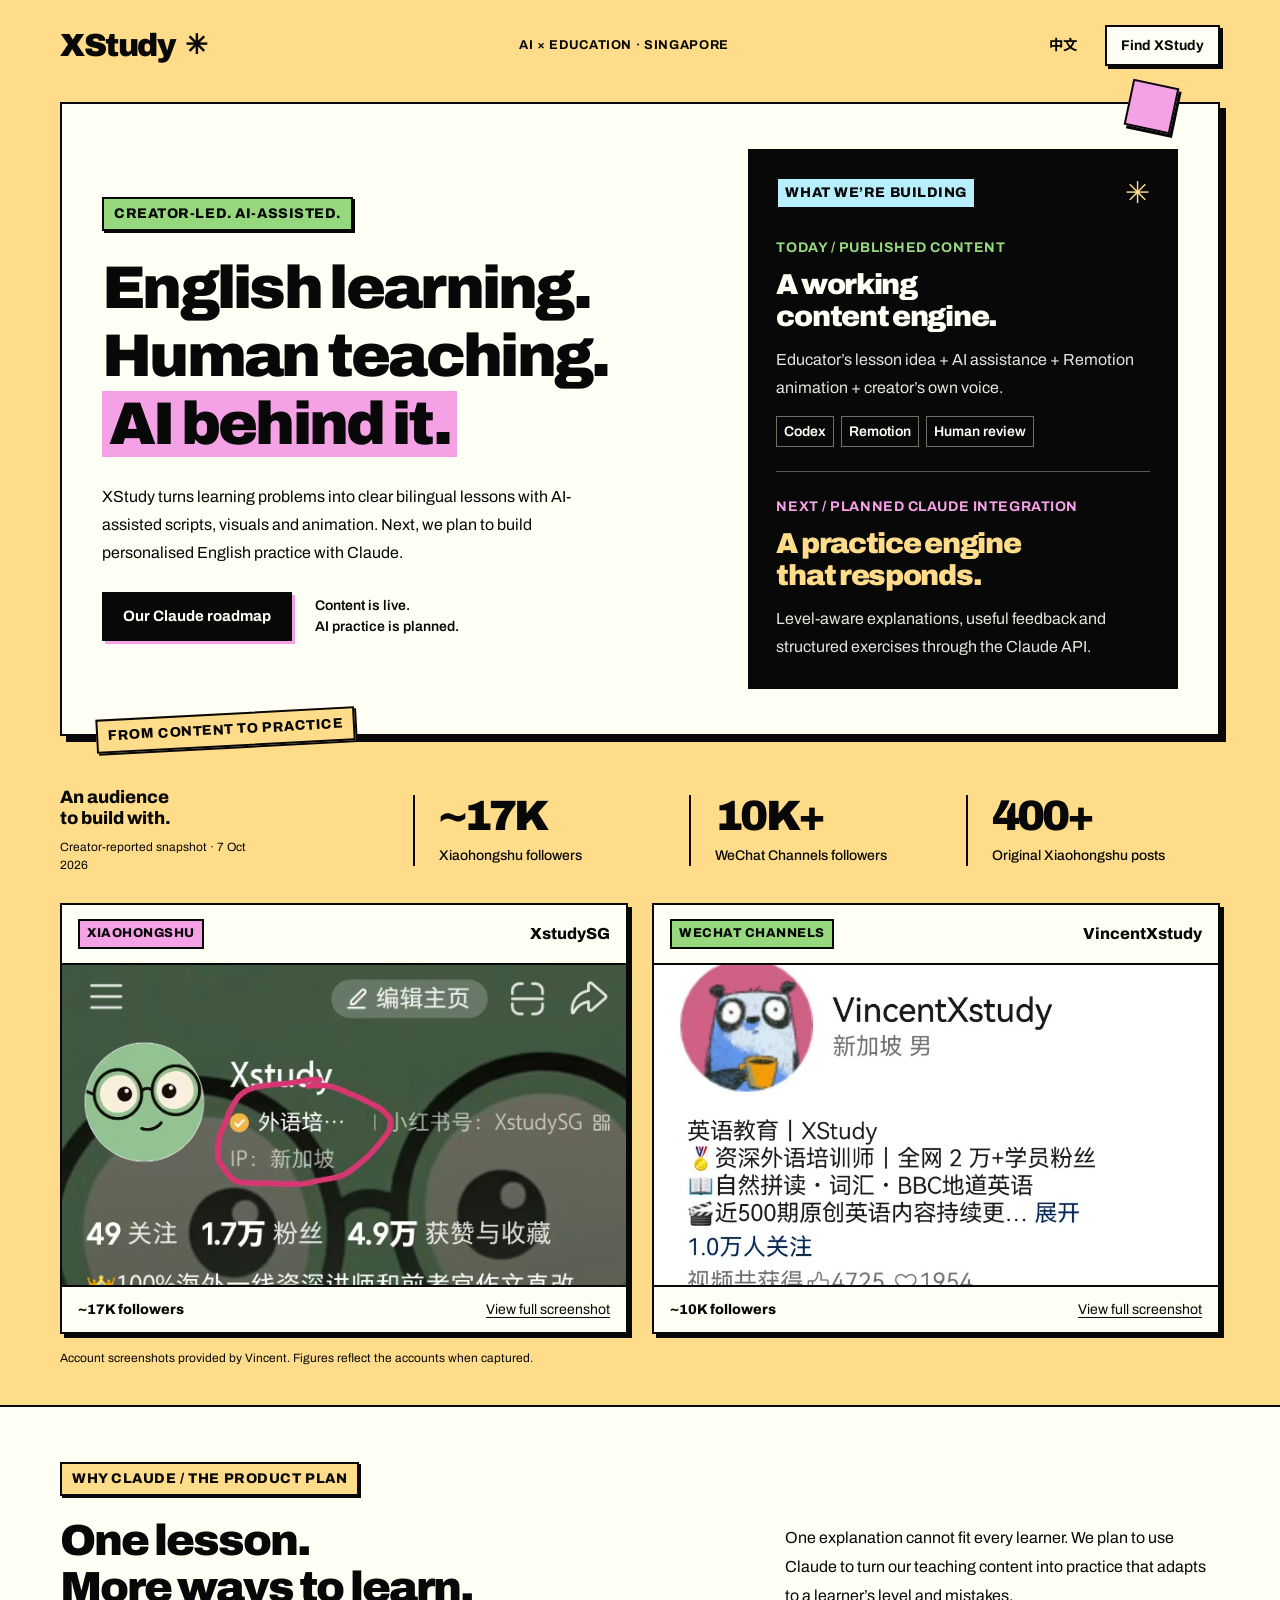
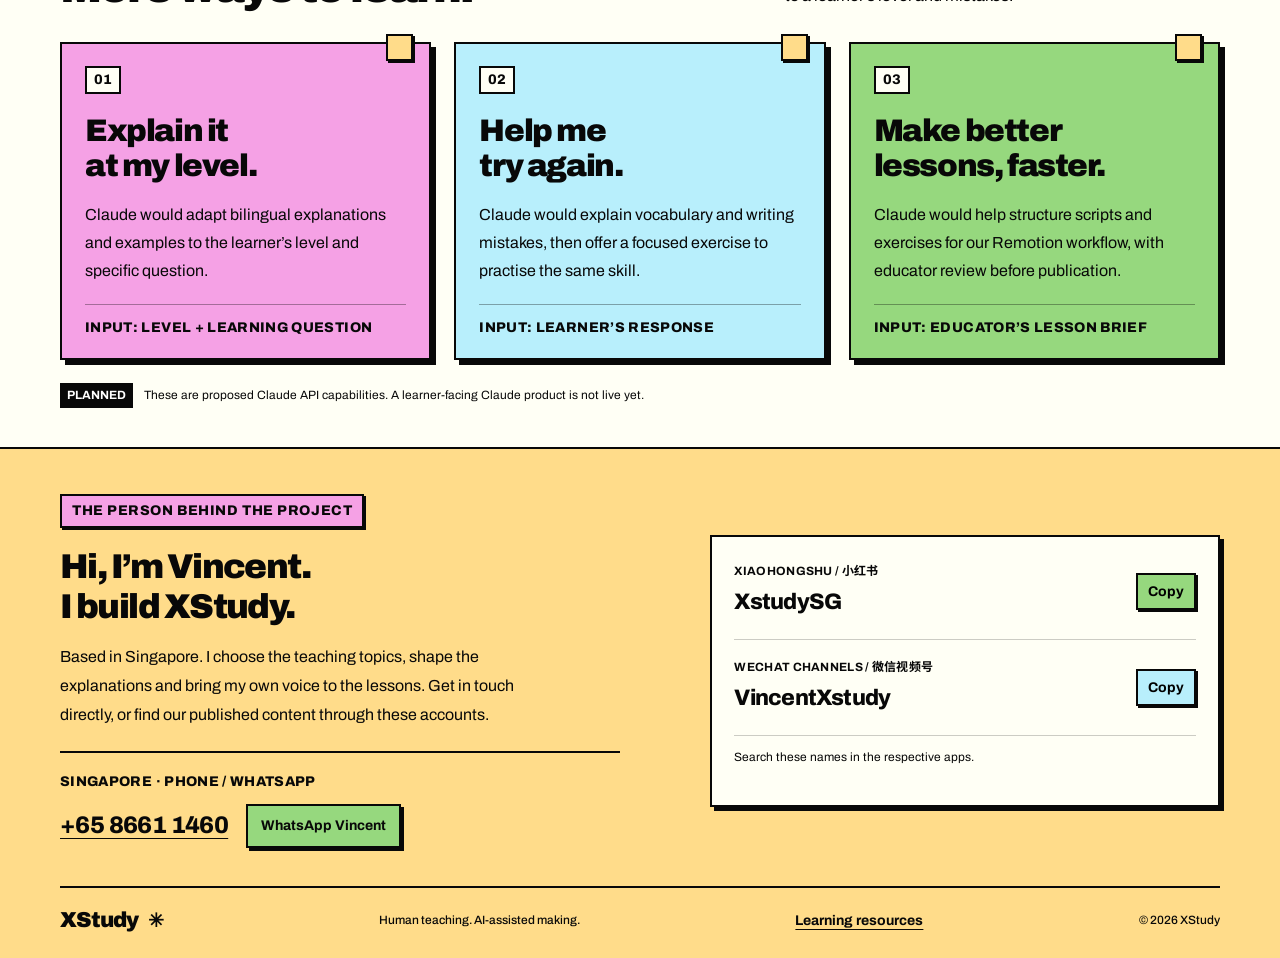
<file: index.html>
<!doctype html>
<html lang="en">
<head>
<meta charset="utf-8"><meta name="viewport" content="width=device-width,initial-scale=1"><meta name="theme-color" content="#ffdc8a">
<title>XStudy — Human teaching. AI-assisted English learning.</title>
<meta name="description" content="XStudy is an educator-led English learning project in Singapore, combining AI-assisted content creation with a planned Claude-powered practice engine.">
<meta property="og:title" content="XStudy — Human teaching. AI-assisted English learning."><meta property="og:description" content="Published English lessons, an established social audience, and a clear roadmap for building personalised practice with Claude."><meta property="og:type" content="website"><link rel="canonical" href="https://xstudy.net/"><meta property="og:url" content="https://xstudy.net/">
<link rel="icon" type="image/svg+xml" href="data:image/svg+xml,%3Csvg xmlns='http://www.w3.org/2000/svg' viewBox='0 0 32 32'%3E%3Crect x='1' y='1' width='30' height='30' fill='%23ffdc8a' stroke='black' stroke-width='2'/%3E%3Cpath d='M9 8l14 16M23 8L9 24' stroke='black' stroke-width='5'/%3E%3C/svg%3E">
<link rel="stylesheet" href="/styles.css?v=20261008"><script src="/app.js?v=20261008" defer></script>
</head>
<body>
<a class="skip" href="#main" data-key="skip">Skip to content</a>
<header class="header wrap">
<a class="brand" href="#" aria-label="XStudy home">XStudy<span class="brand-x" aria-hidden="true">✳</span></a>
<span class="header-label" data-key="headerLabel">AI × EDUCATION · SINGAPORE</span>
<div class="header-actions"><button id="language" type="button" aria-label="Switch to Chinese">中文</button><a class="button small-button" href="#contact" data-key="contactCta">Find XStudy</a></div>
</header>
<main id="main">
<section class="hero wrap" aria-labelledby="hero-title">
<div class="hero-poster">
<span class="corner-sticker" aria-hidden="true"></span>
<div class="hero-copy">
<span class="tag green" data-key="heroTag">CREATOR-LED. AI-ASSISTED.</span>
<h1 id="hero-title"><span data-key="headline1">English learning.</span><br><span data-key="headline2">Human teaching.</span><br><span class="highlight pink" data-key="headline3">AI behind it.</span></h1>
<p class="hero-description" data-key="heroDesc">XStudy turns learning problems into clear bilingual lessons with AI-assisted scripts, visuals and animation. Next, we plan to build personalised English practice with Claude.</p>
<div class="hero-actions"><a class="button black-button" href="#claude" data-key="roadmapCta">Our Claude roadmap</a><span class="stage-note" data-key="heroStage">Content is live.<br>AI practice is planned.</span></div>
</div>
<aside class="build-board" aria-label="Current work and planned product">
<div class="board-label"><span class="tag blue" data-key="boardTag">WHAT WE’RE BUILDING</span><span class="board-symbol" aria-hidden="true">✳</span></div>
<div class="board-today"><span class="board-status" data-key="todayLabel">TODAY / PUBLISHED CONTENT</span><h2 data-key="todayTitle">A working<br>content engine.</h2><p data-key="todayDesc">Educator’s lesson idea + AI assistance + Remotion animation + creator’s own voice.</p><div class="stack"><span>Codex</span><span>Remotion</span><span data-key="stackHuman">Human review</span></div></div>
<div class="board-divider" aria-hidden="true"></div>
<div class="board-next"><span class="board-status" data-key="nextLabel">NEXT / PLANNED CLAUDE INTEGRATION</span><h2 data-key="nextTitle">A practice engine<br>that responds.</h2><p data-key="nextDesc">Level-aware explanations, useful feedback and structured exercises through the Claude API.</p></div>
</aside>
<span class="bottom-sticker tag yellow" data-key="bottomSticker">FROM CONTENT TO PRACTICE</span>
</div>
<div class="traction" aria-label="Audience traction">
<div class="traction-label"><span data-key="tractionLabel">An audience<br>to build with.</span><small data-key="tractionDate">Creator-reported snapshot · 7 Oct 2026</small></div>
<div class="stat"><strong>~17K</strong><span data-key="statRed">Xiaohongshu followers</span></div>
<div class="stat"><strong>10K+</strong><span data-key="statWechat">WeChat Channels followers</span></div>
<div class="stat"><strong>400+</strong><span data-key="statPosts">Original Xiaohongshu posts</span></div>
</div>
<div class="proof-grid" aria-label="XStudy account screenshots">
<a class="proof-card" href="/xiaohongshu-profile.jpg" target="_blank" rel="noopener">
<div class="proof-card-head"><span class="tag pink" data-key="proofRed">XIAOHONGSHU</span><strong>XstudySG</strong></div>
<div class="proof-frame"><img src="/xiaohongshu-profile.jpg" alt="XStudy Xiaohongshu profile screenshot showing 1.7万 followers" width="1244" height="2593" loading="lazy" decoding="async"></div>
<div class="proof-card-foot"><span data-key="proofRedCount">~17K followers</span><span class="proof-open" data-key="viewScreenshot">View full screenshot</span></div>
</a>
<a class="proof-card" href="/wechat-channels-profile.jpg" target="_blank" rel="noopener">
<div class="proof-card-head"><span class="tag green" data-key="proofWechat">WECHAT CHANNELS</span><strong>VincentXstudy</strong></div>
<div class="proof-frame wechat-frame"><img src="/wechat-channels-profile.jpg" alt="VincentXstudy WeChat Channels profile screenshot showing 1.0万人关注" width="1002" height="2048" loading="lazy" decoding="async"></div>
<div class="proof-card-foot"><span data-key="proofWechatCount">~10K followers</span><span class="proof-open" data-key="viewScreenshot">View full screenshot</span></div>
</a>
</div>
<p class="proof-note" data-key="proofNote">Account screenshots provided by Vincent. Figures reflect the accounts when captured.</p>
</section>
<section id="claude" class="roadmap-section" aria-labelledby="roadmap-title">
<div class="wrap">
<div class="section-heading"><div><span class="tag yellow" data-key="roadmapTag">WHY CLAUDE / THE PRODUCT PLAN</span><h2 id="roadmap-title" data-key="roadmapTitle">One lesson.<br>More ways to learn.</h2></div><p data-key="problem">One explanation cannot fit every learner. We plan to use Claude to turn our teaching content into practice that adapts to a learner’s level and mistakes.</p></div>
<div class="roadmap-grid">
<article class="roadmap-card pink"><span class="number">01</span><h3 data-key="feature1Title">Explain it<br>at my level.</h3><p data-key="feature1Desc">Claude would adapt bilingual explanations and examples to the learner’s level and specific question.</p><span class="card-foot" data-key="feature1Foot">INPUT: LEVEL + LEARNING QUESTION</span></article>
<article class="roadmap-card blue"><span class="number">02</span><h3 data-key="feature2Title">Help me<br>try again.</h3><p data-key="feature2Desc">Claude would explain vocabulary and writing mistakes, then offer a focused exercise to practise the same skill.</p><span class="card-foot" data-key="feature2Foot">INPUT: LEARNER’S RESPONSE</span></article>
<article class="roadmap-card green"><span class="number">03</span><h3 data-key="feature3Title">Make better<br>lessons, faster.</h3><p data-key="feature3Desc">Claude would help structure scripts and exercises for our Remotion workflow, with educator review before publication.</p><span class="card-foot" data-key="feature3Foot">INPUT: EDUCATOR’S LESSON BRIEF</span></article>
</div>
<p class="roadmap-note"><span class="note-label" data-key="planStatus">PLANNED</span><span data-key="roadmapNote">These are proposed Claude API capabilities. A learner-facing Claude product is not live yet.</span></p>
</div>
</section>
<section id="contact" class="contact wrap" aria-labelledby="contact-title">
<div class="contact-intro"><span class="tag pink" data-key="contactTag">THE PERSON BEHIND THE PROJECT</span><h2 id="contact-title" data-key="contactTitle">Hi, I’m Vincent.<br>I build XStudy.</h2><p data-key="founderDesc">Based in Singapore. I choose the teaching topics, shape the explanations and bring my own voice to the lessons. Get in touch directly, or find our published content through these accounts.</p><div class="direct-contact"><span class="direct-contact-label" data-key="phoneLabel">SINGAPORE · PHONE / WHATSAPP</span><a class="phone-number" href="tel:+6586611460">+65 8661 1460</a><a class="button whatsapp-button" href="https://wa.me/6586611460" target="_blank" rel="noopener" data-key="whatsappCta">WhatsApp Vincent</a></div></div>
<div class="socials"><div class="social"><div><span class="social-platform" data-key="socialRed">XIAOHONGSHU / 小红书</span><strong>XstudySG</strong></div><button type="button" class="copy-button" data-copy="XstudySG" data-key="copy">Copy</button></div><div class="social"><div><span class="social-platform" data-key="socialWechat">WECHAT CHANNELS / 微信视频号</span><strong>VincentXstudy</strong></div><button type="button" class="copy-button" data-copy="VincentXstudy" data-key="copy">Copy</button></div><p class="social-help" data-key="socialHelp">Search these names in the respective apps.</p><p id="copy-status" aria-live="polite"></p></div>
</section>
</main>
<footer class="footer wrap"><a class="brand" href="#">XStudy<span class="brand-x" aria-hidden="true">✳</span></a><p data-key="footerLine">Human teaching. AI-assisted making.</p><a class="resources-link" href="/resources.html" data-key="resourcesLink">Learning resources</a><span>© 2026 XStudy</span></footer>
</body>
</html>
</file>
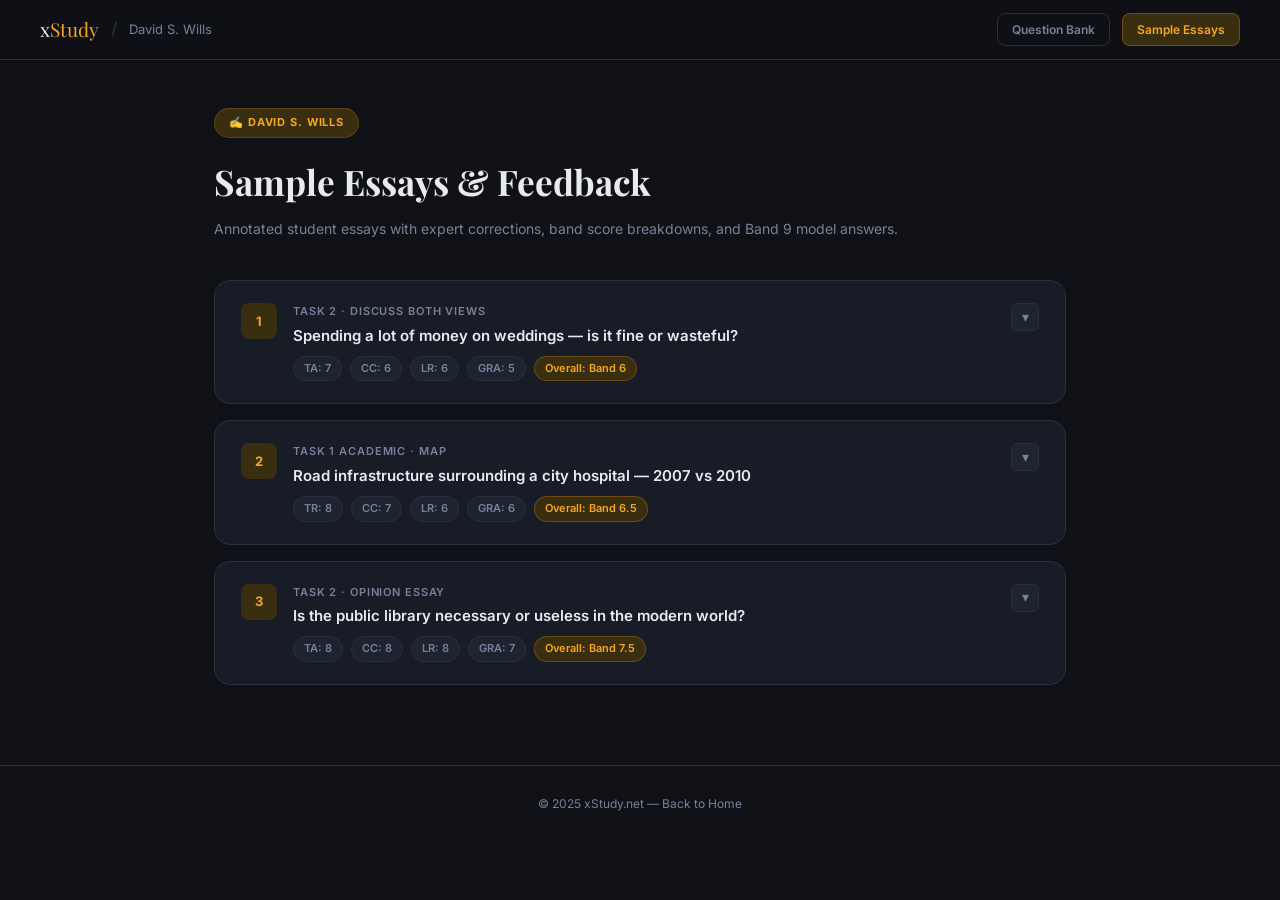
<file: david-samples.html>
<!DOCTYPE html>
<html lang="en">
<head>
<meta charset="UTF-8">
<meta name="viewport" content="width=device-width, initial-scale=1">
<title>David's Sample Essays — xStudy</title>
<link href="https://fonts.googleapis.com/css2?family=Inter:wght@300;400;500;600;700&family=Playfair+Display:wght@700&display=swap" rel="stylesheet">
<style>
*,*::before,*::after{box-sizing:border-box;margin:0;padding:0}
:root{
  --bg:#0f1117;--surface:#181c27;--surface2:#1e2330;--border:#2a2f3d;
  --text:#e8eaf0;--muted:#7a8099;--amber:#f5a623;--amber-dim:#3a2e10;
  --green:#3dba7e;--green-dim:#0d2e1e;--blue:#4a9eff;--red:#ff6b6b;
}
body{font-family:'Inter',sans-serif;background:var(--bg);color:var(--text);min-height:100vh;line-height:1.6}

nav{
  display:flex;align-items:center;gap:12px;
  padding:0 40px;height:60px;
  border-bottom:1px solid var(--border);
  background:rgba(15,17,23,.92);backdrop-filter:blur(12px);
  position:sticky;top:0;z-index:100;
}
.nav-logo{font-family:'Playfair Display',serif;font-size:1.2rem;color:var(--text);text-decoration:none}
.nav-logo span{color:var(--amber)}
.nav-sep{color:var(--border);font-size:18px}
.nav-title{font-size:13px;color:var(--muted)}
.nav-right{margin-left:auto;display:flex;gap:12px}
.nav-btn{
  font-size:12px;font-weight:600;text-decoration:none;
  padding:6px 14px;border-radius:8px;border:1px solid var(--border);
  color:var(--muted);transition:all .15s;
}
.nav-btn:hover{color:var(--text);border-color:rgba(255,255,255,.2)}
.nav-btn.active{background:var(--amber-dim);color:var(--amber);border-color:rgba(245,166,35,.25)}

/* PAGE HEADER */
.page-header{
  max-width:900px;margin:48px auto 40px;padding:0 24px;
}
.teacher-badge{
  display:inline-flex;align-items:center;gap:8px;
  background:var(--amber-dim);color:var(--amber);
  font-size:11px;font-weight:700;letter-spacing:.08em;text-transform:uppercase;
  padding:5px 14px;border-radius:20px;margin-bottom:16px;
  border:1px solid rgba(245,166,35,.2);
}
.page-header h1{
  font-family:'Playfair Display',serif;
  font-size:clamp(1.6rem,3vw,2.2rem);margin-bottom:8px;
}
.page-header p{color:var(--muted);font-size:14px}

/* SAMPLE CARDS */
.samples{max-width:900px;margin:0 auto 80px;padding:0 24px;display:flex;flex-direction:column;gap:16px}

.sample-card{
  background:var(--surface);border:1px solid var(--border);
  border-radius:16px;overflow:hidden;
  transition:border-color .2s;
}
.sample-card:hover{border-color:rgba(255,255,255,.1)}

.sample-header{
  padding:22px 26px;cursor:pointer;
  display:flex;align-items:flex-start;gap:16px;
  user-select:none;
}
.sample-num{
  width:36px;height:36px;border-radius:8px;
  background:var(--amber-dim);color:var(--amber);
  font-size:13px;font-weight:700;
  display:flex;align-items:center;justify-content:center;flex-shrink:0;
}
.sample-meta{flex:1}
.sample-type{font-size:11px;font-weight:600;letter-spacing:.08em;text-transform:uppercase;color:var(--muted);margin-bottom:4px}
.sample-title{font-size:15px;font-weight:600;line-height:1.4;margin-bottom:10px}
.sample-scores{display:flex;gap:8px;flex-wrap:wrap}
.score-pill{
  font-size:11px;font-weight:600;padding:3px 10px;border-radius:20px;
  background:var(--surface2);border:1px solid var(--border);color:var(--muted);
}
.score-pill.total{background:var(--amber-dim);color:var(--amber);border-color:rgba(245,166,35,.25)}
.toggle-btn{
  width:28px;height:28px;border-radius:6px;
  border:1px solid var(--border);background:var(--surface2);
  color:var(--muted);font-size:14px;
  display:flex;align-items:center;justify-content:center;
  flex-shrink:0;transition:all .15s;
}
.sample-card.open .toggle-btn{background:var(--amber-dim);color:var(--amber);border-color:rgba(245,166,35,.3)}

/* EXPANDED CONTENT */
.sample-body{display:none;border-top:1px solid var(--border)}
.sample-card.open .sample-body{display:block}

.tab-nav{
  display:flex;border-bottom:1px solid var(--border);
  padding:0 26px;gap:0;
}
.tab-btn{
  padding:12px 18px;font-size:13px;font-weight:500;color:var(--muted);
  border:none;background:none;cursor:pointer;border-bottom:2px solid transparent;
  transition:color .15s;margin-bottom:-1px;
}
.tab-btn.active{color:var(--amber);border-bottom-color:var(--amber)}
.tab-btn:hover{color:var(--text)}

.tab-panel{display:none;padding:26px}
.tab-panel.active{display:block}

/* QUESTION */
.question-box{
  background:var(--surface2);border:1px solid var(--border);
  border-left:3px solid var(--amber);
  border-radius:8px;padding:16px 20px;margin-bottom:20px;
  font-size:14px;line-height:1.7;color:var(--text);
}
.question-box .q-label{
  font-size:10px;font-weight:700;letter-spacing:.1em;text-transform:uppercase;
  color:var(--amber);margin-bottom:8px;
}

/* ESSAY — student answer with track changes */
.essay-text{
  font-size:14px;line-height:1.9;color:var(--text);
  background:var(--surface2);border:1px solid var(--border);
  border-radius:8px;padding:20px 22px;
  position:relative;
}
.essay-text s{color:var(--red);text-decoration:line-through;opacity:.7}
.essay-text ins{color:var(--green);text-decoration:none;font-weight:500;background:rgba(61,186,126,.08);padding:0 2px;border-radius:2px}
.essay-text mark{background:rgba(74,158,255,.15);color:var(--blue);padding:0 2px;border-radius:2px;border-bottom:1px solid rgba(74,158,255,.4)}

/* COMMENTS */
.comments-list{display:flex;flex-direction:column;gap:10px}
.comment{
  background:var(--surface2);border:1px solid var(--border);
  border-radius:8px;padding:12px 16px;
  display:flex;gap:12px;
}
.comment-num{
  font-size:10px;font-weight:700;color:var(--amber);
  background:var(--amber-dim);border:1px solid rgba(245,166,35,.2);
  padding:2px 7px;border-radius:5px;flex-shrink:0;height:fit-content;margin-top:1px;
  letter-spacing:.05em;
}
.comment-text{font-size:13px;line-height:1.6;color:var(--text)}

/* NOTES */
.notes-section{margin-bottom:24px}
.notes-section h3{
  font-size:12px;font-weight:700;letter-spacing:.08em;text-transform:uppercase;
  color:var(--amber);margin-bottom:10px;padding-bottom:6px;
  border-bottom:1px solid var(--border);
}
.notes-section p{font-size:14px;line-height:1.75;color:var(--text);margin-bottom:8px}
.notes-section ul{padding-left:1.3rem}
.notes-section ul li{font-size:14px;line-height:1.75;color:var(--text);margin-bottom:4px}

/* SCORE TABLE */
.score-table{width:100%;border-collapse:collapse;margin-top:20px;font-size:13px}
.score-table th,.score-table td{padding:10px 14px;text-align:left;border-bottom:1px solid var(--border)}
.score-table th{color:var(--muted);font-weight:600;font-size:11px;text-transform:uppercase;letter-spacing:.06em}
.score-table .total-row td{color:var(--amber);font-weight:700;font-size:15px;border-bottom:none}
.score-bar{height:4px;background:var(--border);border-radius:2px;margin-top:4px;overflow:hidden}
.score-fill{height:100%;background:var(--amber);border-radius:2px}

/* BAND 9 */
.band9-text{
  font-size:14px;line-height:1.9;color:var(--text);
  background:var(--green-dim);border:1px solid rgba(61,186,126,.2);
  border-left:3px solid var(--green);
  border-radius:8px;padding:20px 22px;
}
.band9-label{
  font-size:10px;font-weight:700;letter-spacing:.1em;text-transform:uppercase;
  color:var(--green);margin-bottom:12px;
}

footer{text-align:center;padding:28px;font-size:12px;color:var(--muted);border-top:1px solid var(--border)}
</style>
</head>
<body>

<nav>
  <a class="nav-logo" href="index.html">x<span>Study</span></a>
  <span class="nav-sep">/</span>
  <span class="nav-title">David S. Wills</span>
  <div class="nav-right">
    <a class="nav-btn" href="david-questions.html">Question Bank</a>
    <a class="nav-btn active" href="david-samples.html">Sample Essays</a>
  </div>
</nav>

<div class="page-header">
  <div class="teacher-badge">✍️ David S. Wills</div>
  <h1>Sample Essays & Feedback</h1>
  <p>Annotated student essays with expert corrections, band score breakdowns, and Band 9 model answers.</p>
</div>

<div class="samples">

  <!-- ===== SAMPLE 1 ===== -->
  <div class="sample-card" id="s1">
    <div class="sample-header" onclick="toggleCard('s1')">
      <div class="sample-num">1</div>
      <div class="sample-meta">
        <div class="sample-type">Task 2 · Discuss Both Views</div>
        <div class="sample-title">Spending a lot of money on weddings — is it fine or wasteful?</div>
        <div class="sample-scores">
          <span class="score-pill">TA: 7</span>
          <span class="score-pill">CC: 6</span>
          <span class="score-pill">LR: 6</span>
          <span class="score-pill">GRA: 5</span>
          <span class="score-pill total">Overall: Band 6</span>
        </div>
      </div>
      <div class="toggle-btn">▾</div>
    </div>

    <div class="sample-body">
      <div class="tab-nav">
        <button class="tab-btn active" onclick="switchTab('s1','annotated')">Annotated Essay</button>
        <button class="tab-btn" onclick="switchTab('s1','notes')">Teacher Notes</button>
        <button class="tab-btn" onclick="switchTab('s1','band9')">Band 9 Answer</button>
      </div>

      <!-- ANNOTATED -->
      <div class="tab-panel active" id="s1-annotated">
        <div class="question-box">
          <div class="q-label">Question</div>
          Many people believe that spending a lot of money on weddings is fine, while others completely disagree. Discuss both views and give your own opinion and examples.
        </div>
        <div class="essay-text">
          <p><ins>A wedding</ins> is an important event in a person's life. <ins>Weddings</ins> <s>It</s> can be a great way to spend time with <s>the nearest one</s> friends and family. <s>Everyone</s> <mark>Most people</mark> <ins>want</ins> <s>wants</s> to make it memorable. Some people want to spend a lot of money on a wedding while others think it is unnecessary.</p>
          <br>
          <p>In some countries, weddings <ins>are</ins> <s>is</s> not planned and created by the couples, but <ins>instead</ins> <s>it is</s> planned and created by their parents. <s>They</s> <ins>Parents</ins> have dreamed of their daughter's or son's weddings to be fancy and luxurious. It is because the parents want to impress everyone, especially their colleagues. When it comes <ins>to</ins> <s>in to</s> making impressions, <ins>families</ins> <s>family families</s> will try to <ins>maintain</ins> <s>put</s> their pride with luxurious decorations, a fancy place, <ins>or</ins> <s>and or</s> a famous performer like a singer, artist, or traditional dancer.</p>
          <br>
          <p>On the other hand, couples that do not want to spend a lot of money have different perspectives about <ins>weddings</ins>. Marriage is <ins>the beginning</ins> <s>to begin</s> of a legal relationship with someone, while a wedding is just sharing the happiness with others. Some of them think that there are ways of spending the money <ins>instead</ins> <s>instead for</s> <s>the wedding,</s> <ins>but</ins> <s>while but</s> the couple can still feel enjoyment in the wedding. For example, having dinner together with <ins>family</ins> <s>families</s> and friends<s>., besides Besides</s><ins>. Besides</ins>, it can save a lot of money<s>, it</s> <ins>and</ins> can help you increase your intimate relationships with <ins>your</ins> <s>the your</s> closest family and friends.</p>
          <br>
          <p>So, it is okay if the couples want to choose about how to plan the wedding. Whether with <ins>a</ins> <s>the a</s> <ins>luxurious</ins> <s>luxuries</s> one or <ins>a</ins> <s>the a</s> private one, it depends on the financial status that the couples <ins>possess</ins> <s>possesses</s>. But it is better if the couples can save their money for life after marriage, <ins>so that</ins> <s>for example</s> they can <ins>buy</ins> <s>buying</s> a house to stay <s>or afford their daily needs</s>.</p>
        </div>

        <div style="margin-top:20px">
          <div style="font-size:11px;font-weight:700;letter-spacing:.08em;text-transform:uppercase;color:var(--muted);margin-bottom:12px">Teacher Comments</div>
          <div class="comments-list">
            <div class="comment"><span class="comment-num">DW1</span><span class="comment-text">Because I made the original change, this was removed to avoid repetition.</span></div>
            <div class="comment"><span class="comment-num">DW2</span><span class="comment-text">Try to avoid such certain language like "everyone" — it shows too much certainty.</span></div>
            <div class="comment"><span class="comment-num">DW7</span><span class="comment-text">This phrase is always "When it comes to…" not "in to."</span></div>
            <div class="comment"><span class="comment-num">DW8</span><span class="comment-text">This is another instance of the same mistake. It should be "a family" or "families."</span></div>
            <div class="comment"><span class="comment-num">DW11</span><span class="comment-text">"Besides" is a conjunctive adverb and should be used accordingly — not after a comma.</span></div>
            <div class="comment"><span class="comment-num">DW12</span><span class="comment-text">Comma splice. Two independent clauses cannot be joined by a comma alone.</span></div>
            <div class="comment"><span class="comment-num">DW14</span><span class="comment-text">"Luxuries" is the plural of the noun "luxury." You need the adjective "luxurious."</span></div>
          </div>
        </div>
      </div>

      <!-- NOTES -->
      <div class="tab-panel" id="s1-notes">
        <div class="notes-section">
          <h3>Task Achievement</h3>
          <p>You used the word "everyone", which is best avoided in IELTS because it shows too much certainty. In life, things are rarely "always" or "never", as there are often exceptions to a rule. Therefore, in most cases you should avoid these words, as well as words like "everyone". In the Task Achievement section of the marking rubric, there is a note about "overgeneralising", and an examiner would not be able to give you more than a band 7 for TA if you did this.</p>
        </div>
        <div class="notes-section">
          <h3>Coherence and Cohesion</h3>
          <p>There are some problems with how you link clauses and sentences. You do not seem fully aware of how to link these and you use commas too often. You need to be familiar with coordinating conjunctions, conjunctive adverbs, and subordinating conjunctions. They each have different rules of use.</p>
        </div>
        <div class="notes-section">
          <h3>Lexical Resource</h3>
          <p>You will see that I have removed some repetitions in your text. It is fine to repeat things a little but you should not do it too much. If you can successfully employ referencing to avoid repetition (like changing "weddings" to "them/they"), then you can get a better score for CC.</p>
        </div>
        <div class="notes-section">
          <h3>Grammatical Range and Accuracy</h3>
          <p>Let's look at those first words: <em>"Wedding A wedding is an important event"</em></p>
          <p>In English, we can either group all weddings together or pick a single, hypothetical wedding:</p>
          <ul>
            <li>Weddings are important events…</li>
            <li>A wedding is an important event…</li>
          </ul>
          <p style="margin-top:10px">When you make a list, each item should be separated by a comma. Also, all parts should be in the same form. "Singer" and "artist" are kinds of people but "dancer" is not a verb — this inconsistency is a problem.</p>
        </div>

        <table class="score-table">
          <thead><tr><th>Criterion</th><th>Band</th><th style="width:160px">Score</th></tr></thead>
          <tbody>
            <tr><td>Task Achievement</td><td>7</td><td><div class="score-bar"><div class="score-fill" style="width:77%"></div></div></td></tr>
            <tr><td>Coherence & Cohesion</td><td>6</td><td><div class="score-bar"><div class="score-fill" style="width:66%"></div></div></td></tr>
            <tr><td>Lexical Resource</td><td>6</td><td><div class="score-bar"><div class="score-fill" style="width:66%"></div></div></td></tr>
            <tr><td>Grammatical Range & Accuracy</td><td>5</td><td><div class="score-bar"><div class="score-fill" style="width:55%"></div></div></td></tr>
            <tr class="total-row"><td>Overall Band Score</td><td colspan="2">6.0</td></tr>
          </tbody>
        </table>
      </div>

      <!-- BAND 9 -->
      <div class="tab-panel" id="s1-band9">
        <div class="band9-text">
          <div class="band9-label">Band 9 Model Answer</div>
          <p>It is quite normal all around the world for people to have extravagant wedding celebrations that cost vast sums of money. Some people think that this is a reasonable thing, while others think it is a total waste. This essay will look at both views and then decide that it is a waste of money.</p>
          <br>
          <p>The chief reason why people are willing to spend so much money on a wedding is that it is a special event in a person's life. Traditionally, a person's wedding day was the most significant event and it needed to be celebrated fully. More than just for personal reasons, it also brought two families together and could even have been a political union, so it was of huge significance overall. As such, these events were lavish and no expense was spared. In the modern era, this idea has continued, despite the fact that people often get divorced and remarried, and weddings are now a more personal event than they used to be.</p>
          <br>
          <p>The idea of spending vast sums of money on a wedding is ridiculous. If a wedding is nowadays about celebrating a couple's life together, it would be far better for the money to be spent on them. Rather than having an expensive wedding ceremony that lasts a few hours, they should spend the money on a house that they will live in for years, or put it towards securing their future together. The cost of a wedding is extraordinary nowadays, and that money could instead be used to make a couple's life far happier and easier if it were invested into more realistic things.</p>
          <br>
          <p>In conclusion, there are reasons why people want to have a big, expensive wedding, but it seems that the money would be better spent on the couple's life to ensure a happy relationship.</p>
        </div>
      </div>
    </div>
  </div>

  <!-- ===== SAMPLE 2 ===== -->
  <div class="sample-card" id="s2">
    <div class="sample-header" onclick="toggleCard('s2')">
      <div class="sample-num">2</div>
      <div class="sample-meta">
        <div class="sample-type">Task 1 Academic · Map</div>
        <div class="sample-title">Road infrastructure surrounding a city hospital — 2007 vs 2010</div>
        <div class="sample-scores">
          <span class="score-pill">TR: 8</span>
          <span class="score-pill">CC: 7</span>
          <span class="score-pill">LR: 6</span>
          <span class="score-pill">GRA: 6</span>
          <span class="score-pill total">Overall: Band 6.5</span>
        </div>
      </div>
      <div class="toggle-btn">▾</div>
    </div>

    <div class="sample-body">
      <div class="tab-nav">
        <button class="tab-btn active" onclick="switchTab('s2','annotated')">Annotated Essay</button>
        <button class="tab-btn" onclick="switchTab('s2','notes')">Teacher Notes</button>
        <button class="tab-btn" onclick="switchTab('s2','band9')">Band 9 Answer</button>
      </div>

      <div class="tab-panel active" id="s2-annotated">
        <div class="question-box">
          <div class="q-label">Question</div>
          The two maps below show road access to a city hospital in 2007 and in 2010. Summarise the information by selecting and reporting the main features, and make comparisons where relevant. Write at least 150 words.
        </div>
        <div class="essay-text">
          <p>The two maps display infrastructure <s>accessing to</s> <ins>surrounding</ins> a city hospital in the years 2007 and 2010.</p>
          <br>
          <p>Overall, although the structure of the roads was unchanged, roundabouts were added and facilities for visitors <mark>developed</mark>.</p>
          <br>
          <p>In the north of the map, there was a city hospital, which was surrounded by <s>Ring a ring Road</s> <ins>a ring road</ins>. Hospital Road began at the middle of the south part of <s>Ring the ring Rd</s> <ins>the ring road</ins> and ran to the south. Also, in the south of the map, City Road ran from west to east, <s>crossing</s> <ins>intersecting</ins> with Hospital Road in the middle. By 2010, all those had remained as they were.</p>
          <br>
          <p>By 2010, two roundabouts had been constructed <s>at the crossings of</s> <ins>where</ins> Hospital Road intersects with <s>Ring the ring Rd</s> <ins>the ring road</ins> and City Road. Six bus stops along Hospital Road <s>was</s> <ins>were</ins> removed<s>, instead,</s> <ins>and</ins> a bus station was built on the west side of <s>hospital</s> <ins>Hospital</ins> Road, between <s>Ring the ring Rd</s> <ins>the ring road</ins> and City Road. Also, two connection roads were newly added between the bus station and the two roundabouts. The carpark on the east side of Hospital Road was used by staff and <s>the</s> public in 2007, but, by 2010, it <s>had been</s> <ins>was</ins> used by only by staff because a new public car park <s>with its entrance</s> had been set up on the east side of <s>Ring the ring Road</s> <ins>the ring road</ins>.</p>
        </div>

        <div style="margin-top:20px">
          <div style="font-size:11px;font-weight:700;letter-spacing:.08em;text-transform:uppercase;color:var(--muted);margin-bottom:12px">Teacher Comments</div>
          <div class="comments-list">
            <div class="comment"><span class="comment-num">DW1</span><span class="comment-text">You cannot say "accessing to." "Access" isn't right either because not all of the infrastructure is going into the hospital exactly.</span></div>
            <div class="comment"><span class="comment-num">DW2</span><span class="comment-text">Good — the overall statement is well constructed.</span></div>
            <div class="comment"><span class="comment-num">DW3</span><span class="comment-text">This is unlikely to be its name. I have never encountered a ring road called "Ring Road."</span></div>
            <div class="comment"><span class="comment-num">DW4</span><span class="comment-text">Why inconsistent? You wrote "Ring Road" and now "Hospital Rd." Keep the same form throughout.</span></div>
            <div class="comment"><span class="comment-num">DW5</span><span class="comment-text">"Intersecting" is a better, more precise word here.</span></div>
            <div class="comment"><span class="comment-num">DW6</span><span class="comment-text">Subject-verb disagreement: "Six bus stops … were removed" (plural).</span></div>
            <div class="comment"><span class="comment-num">DW7</span><span class="comment-text">"Instead" is a conjunctive adverb — it cannot be used this way. Use a semi-colon before conjunctive adverbs.</span></div>
            <div class="comment"><span class="comment-num">DW10</span><span class="comment-text">Incorrect verb tense — use simple past here, not past perfect.</span></div>
          </div>
        </div>
      </div>

      <div class="tab-panel" id="s2-notes">
        <div class="notes-section">
          <h3>Task Response</h3>
          <p>This was basically fine but the meaning was obscured because of errors.</p>
        </div>
        <div class="notes-section">
          <h3>Coherence and Cohesion</h3>
          <p>As you can see, there were many mistakes in this essay. These were mostly vocabulary and grammar issues, but that actually affects CC as well because it makes sentences harder to read.</p>
        </div>
        <div class="notes-section">
          <h3>Lexical Resource</h3>
          <p>The capitalisation issue here is interesting. Some parts like "City Road" could be either capitalised or not, depending on whether it is a description or a name. However, you have sort of inverted this — using lower case for "City Hospital" (surely a name) but capitals for others. You have also done it very inconsistently, writing both "Hospital Road" and "hospital Road." Try to be more consistent throughout.</p>
        </div>
        <div class="notes-section">
          <h3>Grammatical Range and Accuracy</h3>
          <p>Key grammar point — using conjunctive adverbs correctly:</p>
          <p style="margin:10px 0;padding:12px 16px;background:var(--surface);border:1px solid var(--border);border-radius:6px;font-size:13px;font-family:monospace">INDEPENDENT CLAUSE + SEMI-COLON + CONJUNCTIVE ADVERB + COMMA + INDEPENDENT CLAUSE</p>
          <p>Example: <em>"The price of homes has been rising for several decades; therefore, young people cannot get on the property ladder."</em></p>
        </div>
        <table class="score-table">
          <thead><tr><th>Criterion</th><th>Band</th><th style="width:160px">Score</th></tr></thead>
          <tbody>
            <tr><td>Task Response</td><td>8</td><td><div class="score-bar"><div class="score-fill" style="width:88%"></div></div></td></tr>
            <tr><td>Coherence & Cohesion</td><td>7</td><td><div class="score-bar"><div class="score-fill" style="width:77%"></div></div></td></tr>
            <tr><td>Lexical Resource</td><td>6</td><td><div class="score-bar"><div class="score-fill" style="width:66%"></div></div></td></tr>
            <tr><td>Grammatical Range & Accuracy</td><td>6</td><td><div class="score-bar"><div class="score-fill" style="width:66%"></div></div></td></tr>
            <tr class="total-row"><td>Overall Band Score</td><td colspan="2">6.5</td></tr>
          </tbody>
        </table>
      </div>

      <div class="tab-panel" id="s2-band9">
        <div class="band9-text">
          <div class="band9-label">Band 9 Model Answer</div>
          <p>The two maps depict the transportation facilities surrounding a city hospital in the years 2007 and 2010. Several changes took place during the intervening years.</p>
          <br>
          <p>In 2007, the hospital was accessible from the City Road via the Hospital Road, and this continued to loop around the hospital as the ring road. There were several bus stops alongside the Hospital Road, and a joint staff and public car park sat on the east side of road, with its access point just off the ring road.</p>
          <br>
          <p>By 2010, much had changed. The junction from the City Road to the Hospital Road had been converted to a roundabout, as had the junction connecting the Hospital Road with the ring road. The bus stops had been replaced by a bus station on the west side of the Hospital Road, while the joint staff and public car park had become a devoted staff car park. On the east side of the ring road, a new public car park had been built.</p>
        </div>
      </div>
    </div>
  </div>

  <!-- ===== SAMPLE 3 ===== -->
  <div class="sample-card" id="s3">
    <div class="sample-header" onclick="toggleCard('s3')">
      <div class="sample-num">3</div>
      <div class="sample-meta">
        <div class="sample-type">Task 2 · Opinion Essay</div>
        <div class="sample-title">Is the public library necessary or useless in the modern world?</div>
        <div class="sample-scores">
          <span class="score-pill">TA: 8</span>
          <span class="score-pill">CC: 8</span>
          <span class="score-pill">LR: 8</span>
          <span class="score-pill">GRA: 7</span>
          <span class="score-pill total">Overall: Band 7.5</span>
        </div>
      </div>
      <div class="toggle-btn">▾</div>
    </div>

    <div class="sample-body">
      <div class="tab-nav">
        <button class="tab-btn active" onclick="switchTab('s3','annotated')">Annotated Essay</button>
        <button class="tab-btn" onclick="switchTab('s3','notes')">Teacher Notes</button>
        <button class="tab-btn" onclick="switchTab('s3','band9')">Band 9 Answer</button>
      </div>

      <div class="tab-panel active" id="s3-annotated">
        <div class="question-box">
          <div class="q-label">Question</div>
          Some people think the public library is necessary; however, others believe that the public library is useless. Discuss both views and give your own opinion with relevant examples.
        </div>
        <div class="essay-text">
          <p>The question of whether <ins>public libraries are</ins> <s>the public library is</s> necessary or useless is simply the one that defines how we treat people in general. In my opinion, every library is a temple dedicated to human progress and <ins>public libraries</ins> <s>the public library</s> should in no way be exempted from that rule.</p>
          <br>
          <p>I agree that books, in general, are not as popular as they used to be in the past. Furthermore, one simply cannot deny the fact that technological progress and mass media effects <ins>have changed</ins> <s>effects</s> the <s>way how</s> <ins>way</ins> people perceive knowledge and where to look for it. Hence the argument that today no one even has time to read, <ins>never mind</ins> <s>not to mention to</s> actually go to the public library. For this reason, one can argue their practical use in this day and age and openly raise <ins>the</ins> <s>a the</s> question of <ins>whether they should be turned</ins> <s>why whether shouldn't we turn them</s> into bars, supermarkets or gyms?</p>
          <br>
          <p>On the other hand, I am confident that the public library is more than just a place to go to read something. Even though the time of smartphones and tablets is well upon us, there is something special about going into <ins>a</ins> <s>the a</s> room full of books, written by the people who have shaped our way of life. Indeed, in each and every city, the public library is a symbol of humanity's relationship with its cultural heritage. It is undoubtedly not just a place where knowledge <s>the knowledge</s> <ins>is</ins> <s>is being</s> stored, but rather a sign of our determination to preserve it<ins>,</ins> and <ins>wisdom</ins>.</p>
          <br>
          <p>In my view, the public library is still an absolute necessity in every community. In other words, it is not just a building where one can find a book, but rather a place of inspiration, peace, and wisdom.</p>
        </div>

        <div style="margin-top:20px">
          <div style="font-size:11px;font-weight:700;letter-spacing:.08em;text-transform:uppercase;color:var(--muted);margin-bottom:12px">Teacher Comments</div>
          <div class="comments-list">
            <div class="comment"><span class="comment-num">DW1</span><span class="comment-text">The two instances of "the public library is" would almost certainly appear in IELTS as "public libraries are."</span></div>
            <div class="comment"><span class="comment-num">DW2</span><span class="comment-text">This is not an IELTS question word. A real question would say "discuss both views."</span></div>
            <div class="comment"><span class="comment-num">DW3</span><span class="comment-text">Good idiomatic language — "a temple dedicated to human progress."</span></div>
            <div class="comment"><span class="comment-num">DW4</span><span class="comment-text">This began in the past and continues now, so present perfect is the right tense.</span></div>
            <div class="comment"><span class="comment-num">DW5</span><span class="comment-text">You don't need both "way" and "how" — they mean the same thing here.</span></div>
            <div class="comment"><span class="comment-num">DW6</span><span class="comment-text">We usually use "never mind" for positive phrases rather than negative ones.</span></div>
            <div class="comment"><span class="comment-num">DW7</span><span class="comment-text">I changed a negative question into a positive one to make it more appropriate.</span></div>
            <div class="comment"><span class="comment-num">DW10</span><span class="comment-text">We rarely say "the knowledge" — knowledge is usually used without an article when referring to it generally.</span></div>
            <div class="comment"><span class="comment-num">DW11</span><span class="comment-text">This is the Oxford comma — I recommend using it in lists of three or more items.</span></div>
          </div>
        </div>
      </div>

      <div class="tab-panel" id="s3-notes">
        <div class="notes-section">
          <h3>Task Achievement</h3>
          <p>This question is not a genuine IELTS exam question — it was likely written by a non-native speaker and contains some mistakes. Although practising non-authentic questions is still worthwhile, you must be careful: fake questions tend to contain poor English, which you may repeat in your essay.</p>
          <p style="margin-top:10px">This summarising sentence from paragraph three was beautiful: <em>"It is undoubtedly not just a place where the knowledge is being stored, but rather a sign of our determination to preserve it."</em> It is very intelligent and also quite well-written.</p>
        </div>
        <div class="notes-section">
          <h3>Coherence and Cohesion</h3>
          <p>Your essay was great and you have used paragraphing and referencing quite well, but there is one thing that affects CC. Your sentences all start in pretty similar ways — these are learned IELTS writing structures (mostly conjunctive adverbs) and they give the essay a slightly artificial, disjointed feel. Vary your language and do not over-use cohesive devices.</p>
        </div>
        <div class="notes-section">
          <h3>Lexical Resource</h3>
          <p>You had some really nice, natural language here, much of which was idiomatic. I liked the accurate use of <em>"every library is a temple dedicated to human progress"</em> and <em>"the time of ___ is well upon us."</em></p>
        </div>
        <div class="notes-section">
          <h3>Grammatical Range and Accuracy</h3>
          <p>When using the word "question" to introduce an issue, follow it with "of": <em>"The question of whether…"</em></p>
          <p style="margin-top:10px">On "way" vs "how" — we can use either, but not both together:</p>
          <ul>
            <li>The internet has changed <strong>the way that</strong> we make friends. (more formal)</li>
            <li>The internet has changed <strong>how</strong> we make friends. (less formal)</li>
          </ul>
        </div>
        <table class="score-table">
          <thead><tr><th>Criterion</th><th>Band</th><th style="width:160px">Score</th></tr></thead>
          <tbody>
            <tr><td>Task Achievement</td><td>8</td><td><div class="score-bar"><div class="score-fill" style="width:88%"></div></div></td></tr>
            <tr><td>Coherence & Cohesion</td><td>8</td><td><div class="score-bar"><div class="score-fill" style="width:88%"></div></div></td></tr>
            <tr><td>Lexical Resource</td><td>8</td><td><div class="score-bar"><div class="score-fill" style="width:88%"></div></div></td></tr>
            <tr><td>Grammatical Range & Accuracy</td><td>7</td><td><div class="score-bar"><div class="score-fill" style="width:77%"></div></div></td></tr>
            <tr class="total-row"><td>Overall Band Score</td><td colspan="2">7.5</td></tr>
          </tbody>
        </table>
      </div>

      <div class="tab-panel" id="s3-band9">
        <div class="band9-text">
          <div class="band9-label">Band 9 Model Answer</div>
          <p>Libraries are no longer as important as they used to be. Once upon a time, any major research problem was solved at the library, and many people even went there for entertainment. However, now their popularity has declined and some say that they are no longer important. This essay will look at both sides and suggest that libraries still have some purpose.</p>
          <br>
          <p>Those who say that libraries are now out-dated claim that the internet has completely replaced them by providing virtually all of the information known to humanity for free. Moreover, rather than going to a special building, that free information is available in your pocket. This is a very good point; however, it overlooks the fact that not all information is in fact online, and certainly not all that is online is trustworthy.</p>
          <br>
          <p>Libraries are places where information has been professionally collected and organized, making it easy to find. The information gathered here is assembled into books and journals that have been peer-reviewed and are therefore more trustworthy than a blog post or YouTube video. If it is verifiable facts that you want, the library is far more reliable than searching the internet. Libraries also have vast archives of local data that are not available online, and so if you are doing specialized research, a trip to the library can prove invaluable.</p>
          <br>
          <p>In conclusion, it may seem reasonable to suggest that libraries are no longer important, having been supplanted by the internet, but they still in fact have some important qualities that make them necessary.</p>
        </div>
      </div>
    </div>
  </div>

</div>

<footer>© 2025 xStudy.net — <a href="index.html" style="color:var(--muted);text-decoration:none">Back to Home</a></footer>

<script>
function toggleCard(id) {
  const card = document.getElementById(id);
  card.classList.toggle('open');
  const btn = card.querySelector('.toggle-btn');
  btn.textContent = card.classList.contains('open') ? '▴' : '▾';
}
function switchTab(cardId, tabName) {
  const card = document.getElementById(cardId);
  card.querySelectorAll('.tab-btn').forEach(b => b.classList.remove('active'));
  card.querySelectorAll('.tab-panel').forEach(p => p.classList.remove('active'));
  card.querySelector(`[onclick="switchTab('${cardId}','${tabName}')"]`).classList.add('active');
  card.querySelector(`#${cardId}-${tabName}`).classList.add('active');
}
</script>
</body>
</html>
</file>
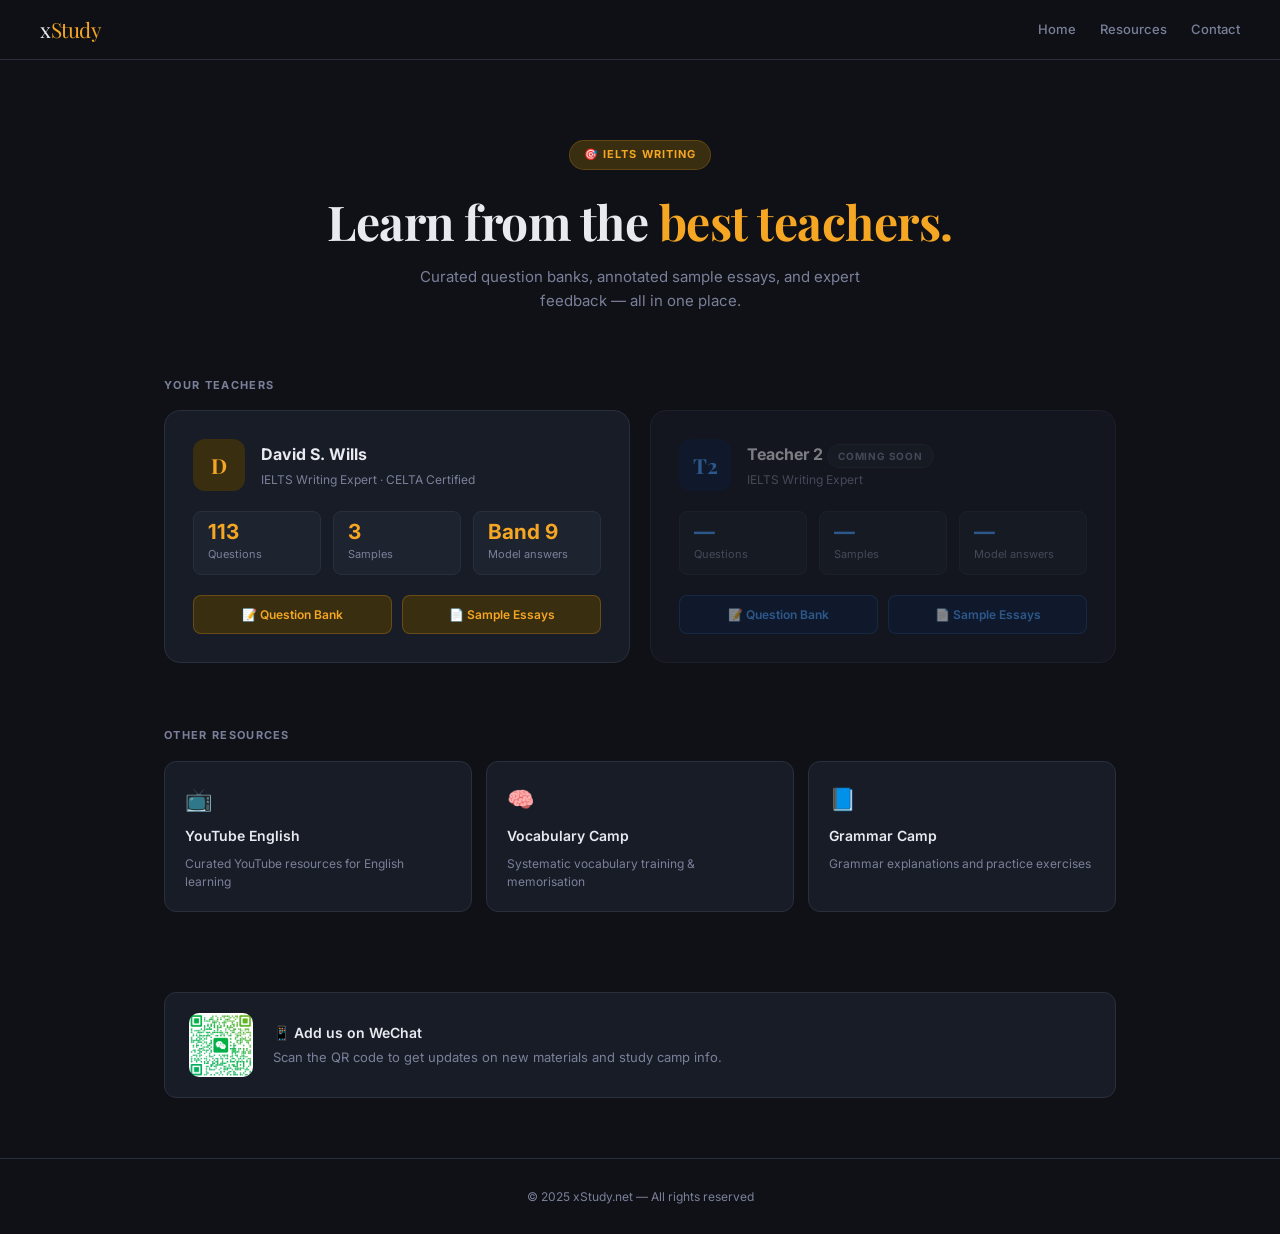
<file: resources.html>
<!DOCTYPE html>
<html lang="en">
<head>
<meta charset="UTF-8">
<meta name="viewport" content="width=device-width, initial-scale=1">
<title>xStudy — IELTS Learning Platform</title>
<link href="https://fonts.googleapis.com/css2?family=Inter:wght@300;400;500;600;700&family=Playfair+Display:wght@700&display=swap" rel="stylesheet">
<style>
*,*::before,*::after{box-sizing:border-box;margin:0;padding:0}
:root{
  --bg:#0f1117;
  --surface:#181c27;
  --surface2:#1e2330;
  --border:#2a2f3d;
  --text:#e8eaf0;
  --muted:#7a8099;
  --amber:#f5a623;
  --amber-dim:#3a2e10;
  --blue:#4a9eff;
  --blue-dim:#0f2240;
  --green:#3dba7e;
  --green-dim:#0d2e1e;
  --red:#ff6b6b;
}
body{font-family:'Inter',sans-serif;background:var(--bg);color:var(--text);min-height:100vh;line-height:1.6}

/* NAV */
nav{
  display:flex;align-items:center;justify-content:space-between;
  padding:0 40px;height:60px;
  border-bottom:1px solid var(--border);
  background:rgba(15,17,23,.92);
  backdrop-filter:blur(12px);
  position:sticky;top:0;z-index:100;
}
.nav-logo{font-family:'Playfair Display',serif;font-size:1.3rem;color:var(--text);letter-spacing:-.5px}
.nav-logo span{color:var(--amber)}
.nav-links{display:flex;gap:24px}
.nav-links a{color:var(--muted);font-size:13px;font-weight:500;text-decoration:none;transition:color .15s}
.nav-links a:hover{color:var(--text)}

/* HERO */
.hero{
  max-width:760px;margin:80px auto 64px;padding:0 24px;text-align:center;
}
.hero-badge{
  display:inline-flex;align-items:center;gap:6px;
  background:var(--amber-dim);color:var(--amber);
  font-size:11px;font-weight:700;letter-spacing:.1em;text-transform:uppercase;
  padding:5px 14px;border-radius:20px;margin-bottom:24px;
  border:1px solid rgba(245,166,35,.2);
}
.hero h1{
  font-family:'Playfair Display',serif;
  font-size:clamp(2rem,5vw,3rem);
  line-height:1.15;letter-spacing:-.5px;
  margin-bottom:16px;
}
.hero h1 span{color:var(--amber)}
.hero p{color:var(--muted);font-size:15px;max-width:480px;margin:0 auto 40px}

/* SECTION LABEL */
.section-label{
  max-width:1000px;margin:0 auto 16px;padding:0 24px;
  font-size:11px;font-weight:700;letter-spacing:.12em;text-transform:uppercase;
  color:var(--muted);
}

/* TEACHER CARDS */
.teachers{
  max-width:1000px;margin:0 auto 64px;padding:0 24px;
  display:grid;grid-template-columns:1fr 1fr;gap:20px;
}
@media(max-width:640px){.teachers{grid-template-columns:1fr}}

.teacher-card{
  background:var(--surface);border:1px solid var(--border);
  border-radius:16px;padding:28px;
  text-decoration:none;color:inherit;
  display:flex;flex-direction:column;gap:20px;
  transition:border-color .2s,transform .2s,box-shadow .2s;
  position:relative;overflow:hidden;
}
.teacher-card::before{
  content:'';position:absolute;top:0;left:0;right:0;height:2px;
  background:linear-gradient(90deg,var(--c1),var(--c2));
  opacity:0;transition:opacity .2s;
}
.teacher-card:hover{
  border-color:rgba(255,255,255,.12);
  transform:translateY(-3px);
  box-shadow:0 12px 40px rgba(0,0,0,.4);
}
.teacher-card:hover::before{opacity:1}
.teacher-card.amber{--c1:#f5a623;--c2:#f7c96e}
.teacher-card.blue{--c1:#4a9eff;--c2:#7bb8ff}

.teacher-card.coming-soon{opacity:.5;cursor:default;pointer-events:none}

.tc-header{display:flex;align-items:center;gap:16px}
.tc-avatar{
  width:52px;height:52px;border-radius:12px;
  display:flex;align-items:center;justify-content:center;
  font-family:'Playfair Display',serif;font-size:1.3rem;font-weight:700;flex-shrink:0;
}
.tc-avatar.amber{background:var(--amber-dim);color:var(--amber)}
.tc-avatar.blue{background:var(--blue-dim);color:var(--blue)}
.tc-name{font-size:1rem;font-weight:700;margin-bottom:2px}
.tc-role{font-size:12px;color:var(--muted)}

.tc-stats{display:flex;gap:12px}
.tc-stat{
  background:var(--surface2);border:1px solid var(--border);
  border-radius:8px;padding:10px 14px;flex:1;
}
.tc-stat-num{font-size:1.3rem;font-weight:700;line-height:1}
.tc-stat-num.amber{color:var(--amber)}
.tc-stat-num.blue{color:var(--blue)}
.tc-stat-label{font-size:11px;color:var(--muted);margin-top:3px}

.tc-links{display:flex;gap:10px}
.tc-link{
  flex:1;padding:9px;border-radius:8px;text-align:center;
  font-size:12px;font-weight:600;text-decoration:none;
  border:1px solid var(--border);color:var(--muted);
  transition:all .15s;
}
.tc-link:hover{color:var(--text);border-color:rgba(255,255,255,.2);background:var(--surface2)}
.tc-link.primary{
  background:var(--amber-dim);color:var(--amber);
  border-color:rgba(245,166,35,.25);
}
.tc-link.primary:hover{background:rgba(245,166,35,.25)}
.tc-link.primary.blue-l{
  background:var(--blue-dim);color:var(--blue);
  border-color:rgba(74,158,255,.25);
}
.tc-link.primary.blue-l:hover{background:rgba(74,158,255,.2)}

.coming-tag{
  display:inline-block;background:var(--surface2);
  color:var(--muted);font-size:10px;font-weight:700;
  letter-spacing:.08em;text-transform:uppercase;
  padding:3px 10px;border-radius:20px;border:1px solid var(--border);
}

/* OTHER RESOURCES */
.resources{
  max-width:1000px;margin:0 auto 80px;padding:0 24px;
  display:grid;grid-template-columns:repeat(3,1fr);gap:14px;
}
@media(max-width:640px){.resources{grid-template-columns:1fr}}

.res-card{
  background:var(--surface);border:1px solid var(--border);
  border-radius:12px;padding:20px;
  text-decoration:none;color:inherit;
  display:flex;flex-direction:column;gap:8px;
  transition:border-color .15s,transform .15s;
}
.res-card:hover{border-color:rgba(255,255,255,.12);transform:translateY(-2px)}
.res-icon{font-size:22px}
.res-title{font-size:14px;font-weight:600}
.res-desc{font-size:12px;color:var(--muted);line-height:1.5}

/* WECHAT */
.wechat-bar{
  max-width:1000px;margin:0 auto 60px;padding:0 24px;
}
.wechat-inner{
  background:var(--surface);border:1px solid var(--border);
  border-radius:12px;padding:20px 24px;
  display:flex;align-items:center;gap:20px;
}
.wechat-inner img{width:64px;height:64px;border-radius:10px;flex-shrink:0}
.wechat-inner h3{font-size:14px;font-weight:600;margin-bottom:3px}
.wechat-inner p{font-size:13px;color:var(--muted)}

footer{text-align:center;padding:28px;font-size:12px;color:var(--muted);border-top:1px solid var(--border)}
</style>
</head>
<body>

<nav>
  <div class="nav-logo">x<span>Study</span></div>
  <div class="nav-links">
    <a href="#">Home</a>
    <a href="#">Resources</a>
    <a href="#">Contact</a>
  </div>
</nav>

<div class="hero">
  <div class="hero-badge">🎯 IELTS Writing</div>
  <h1>Learn from the <span>best teachers.</span></h1>
  <p>Curated question banks, annotated sample essays, and expert feedback — all in one place.</p>
</div>

<div class="section-label">Your Teachers</div>

<div class="teachers">

  <!-- DAVID -->
  <div class="teacher-card amber">
    <div class="tc-header">
      <div class="tc-avatar amber">D</div>
      <div>
        <div class="tc-name">David S. Wills</div>
        <div class="tc-role">IELTS Writing Expert · CELTA Certified</div>
      </div>
    </div>
    <div class="tc-stats">
      <div class="tc-stat">
        <div class="tc-stat-num amber">113</div>
        <div class="tc-stat-label">Questions</div>
      </div>
      <div class="tc-stat">
        <div class="tc-stat-num amber">3</div>
        <div class="tc-stat-label">Samples</div>
      </div>
      <div class="tc-stat">
        <div class="tc-stat-num amber">Band 9</div>
        <div class="tc-stat-label">Model answers</div>
      </div>
    </div>
    <div class="tc-links">
      <a class="tc-link primary" href="david-questions.html">📝 Question Bank</a>
      <a class="tc-link primary" href="david-samples.html">📄 Sample Essays</a>
    </div>
  </div>

  <!-- TEACHER 2 PLACEHOLDER -->
  <div class="teacher-card blue coming-soon">
    <div class="tc-header">
      <div class="tc-avatar blue">T2</div>
      <div>
        <div class="tc-name">Teacher 2 <span class="coming-tag">Coming Soon</span></div>
        <div class="tc-role">IELTS Writing Expert</div>
      </div>
    </div>
    <div class="tc-stats">
      <div class="tc-stat">
        <div class="tc-stat-num blue">—</div>
        <div class="tc-stat-label">Questions</div>
      </div>
      <div class="tc-stat">
        <div class="tc-stat-num blue">—</div>
        <div class="tc-stat-label">Samples</div>
      </div>
      <div class="tc-stat">
        <div class="tc-stat-num blue">—</div>
        <div class="tc-stat-label">Model answers</div>
      </div>
    </div>
    <div class="tc-links">
      <a class="tc-link primary blue-l" href="#">📝 Question Bank</a>
      <a class="tc-link primary blue-l" href="#">📄 Sample Essays</a>
    </div>
  </div>

</div>

<div class="section-label">Other Resources</div>

<div class="resources">
  <a class="res-card" href="https://xstudyyoutube.notion.site" target="_blank">
    <div class="res-icon">📺</div>
    <div class="res-title">YouTube English</div>
    <div class="res-desc">Curated YouTube resources for English learning</div>
  </a>
  <a class="res-card" href="https://lexipod.notion.site" target="_blank">
    <div class="res-icon">🧠</div>
    <div class="res-title">Vocabulary Camp</div>
    <div class="res-desc">Systematic vocabulary training & memorisation</div>
  </a>
  <a class="res-card" href="https://gramtalk.notion.site" target="_blank">
    <div class="res-icon">📘</div>
    <div class="res-title">Grammar Camp</div>
    <div class="res-desc">Grammar explanations and practice exercises</div>
  </a>
</div>

<div class="wechat-bar">
  <div class="wechat-inner">
    <img src="weixin_qr.jpg" alt="WeChat QR Code">
    <div>
      <h3>📱 Add us on WeChat</h3>
      <p>Scan the QR code to get updates on new materials and study camp info.</p>
    </div>
  </div>
</div>

<footer>© 2025 xStudy.net — All rights reserved</footer>

</body>
</html>
</file>
<file: styles.css>
@import url('https://fonts.googleapis.com/css2?family=Archivo:wght@400;500;600;700;800;900&family=Noto+Sans+SC:wght@400;500;700;900&display=swap');
:root{--ink:#080808;--cream:#fffff5;--yellow:#ffdc8a;--pink:#f5a1e5;--blue:#b8effc;--green:#96d87e;--border:2px solid var(--ink);--shadow:6px 6px 0 var(--ink)}
*{box-sizing:border-box}html{scroll-behavior:smooth;scroll-padding-top:24px}body{margin:0;background:var(--yellow);color:var(--ink);font-family:'Archivo','Noto Sans SC',Arial,sans-serif;font-size:1rem;line-height:1.65}button,a{-webkit-tap-highlight-color:transparent;touch-action:manipulation}button{font:inherit;cursor:pointer}a{color:inherit;text-decoration:none}p,h1,h2,h3{margin:0}h1,h2,h3,.brand{font-weight:900;letter-spacing:-.045em;line-height:1.08}h1{font-size:clamp(2.7rem,4.7vw,4.35rem);line-height:1.13}h2{font-size:clamp(2rem,3.4vw,3.1rem)}h3{font-size:1.95rem;line-height:1.13}a:focus-visible,button:focus-visible{outline:3px solid #ad2ee0;outline-offset:5px}.wrap{width:min(1160px,calc(100% - 104px));margin-inline:auto}.header{display:flex;align-items:center;justify-content:space-between;gap:24px;padding:25px 0 29px}.brand{display:inline-flex;align-items:center;gap:10px;font-size:2rem;line-height:1.1}.brand-x{font-size:1.7rem;line-height:1}.header-label{font-size:.8rem;font-weight:700;letter-spacing:.05em}.header-actions{display:flex;align-items:center;gap:20px}#language{font-weight:700;border:0;background:none;padding:8px;font-size:.9rem}.button{display:inline-flex;align-items:center;justify-content:center;background:var(--cream);border:var(--border);box-shadow:3px 3px 0 var(--ink);min-height:47px;padding:10px 19px;font-weight:700;font-size:.94rem;transition:transform .15s,box-shadow .15s}.button:hover,.copy-button:hover{transform:translate(2px,2px);box-shadow:1px 1px 0 var(--ink)}.small-button{min-height:39px;font-size:.82rem;padding:7px 14px}.hero{padding:7px 0 37px}.hero-poster{position:relative;border:var(--border);box-shadow:var(--shadow);background:var(--cream);padding:45px 40px;display:grid;grid-template-columns:1.4fr 1fr;gap:45px;align-items:center}.hero-copy{padding:3px 0}.tag{display:inline-flex;padding:5px 10px;border:var(--border);font-size:.75rem;letter-spacing:.04em;font-weight:800;line-height:1.4;box-shadow:2px 2px 0 var(--ink)}.pink{background:var(--pink)}.blue{background:var(--blue)}.green{background:var(--green)}.yellow{background:var(--yellow)}h1{margin-top:24px;margin-bottom:24px}.highlight{display:inline;padding-inline:7px;-webkit-box-decoration-break:clone;box-decoration-break:clone}.hero-description{max-width:510px;font-size:1.01rem;line-height:1.75}.hero-actions{display:flex;align-items:center;gap:23px;margin-top:25px}.black-button{background:var(--ink);color:var(--cream);box-shadow:3px 3px 0 var(--pink);border-color:var(--ink)}.black-button:hover{box-shadow:1px 1px 0 var(--pink)}.stage-note{font-size:.78rem;font-weight:600;line-height:1.5}.corner-sticker{position:absolute;width:47px;height:47px;right:43px;top:-21px;background:var(--pink);border:var(--border);box-shadow:3px 3px 0 var(--ink);transform:rotate(12deg)}.bottom-sticker{position:absolute;left:34px;bottom:-13px;transform:rotate(-3deg);font-size:.75rem}.build-board{background:var(--ink);color:var(--cream);padding:26px;border:var(--border)}.board-label{display:flex;justify-content:space-between;align-items:center;gap:15px;margin-bottom:28px}.board-label .tag{color:var(--ink);font-size:.75rem;padding:4px 7px;box-shadow:none}.board-symbol{font-size:1.9rem;line-height:1;color:var(--yellow)}.board-status{font-size:.75rem;letter-spacing:.04em;font-weight:700;line-height:1.5;display:block;color:var(--green)}.build-board h2{font-size:1.8rem;margin-top:11px;line-height:1.13}.build-board p{font-size:.85rem;line-height:1.75;margin-top:12px;color:#e4e4dc}.stack{display:flex;gap:7px;flex-wrap:wrap;margin-top:14px}.stack span{border:1px solid #6f6f66;padding:3px 7px;font-size:.75rem;font-weight:600}.board-divider{height:1px;background:#595952;margin:24px 0}.board-next .board-status{color:var(--pink)}.board-next h2{color:var(--yellow)}.traction{display:grid;grid-template-columns:1.3fr repeat(3,1fr);align-items:center;gap:22px;margin-top:29px;padding-top:22px}.traction-label>span{font-size:1.12rem;font-weight:800;line-height:1.2;display:block}.traction-label small{display:block;font-size:.75rem;line-height:1.5;margin-top:8px;max-width:200px}.stat{border-left:var(--border);padding-left:24px;display:flex;flex-direction:column;gap:7px}.stat strong{font-size:2.65rem;letter-spacing:-.065em;font-weight:900;line-height:1}.stat span{font-size:.79rem;font-weight:500;line-height:1.5}.roadmap-section{background:var(--cream);border-top:var(--border);border-bottom:var(--border);padding:55px 0 39px}.section-heading{display:flex;justify-content:space-between;align-items:end;gap:50px;margin-bottom:31px}.section-heading h2{margin-top:21px}.section-heading>p{max-width:435px;font-size:1rem;line-height:1.8}.roadmap-grid{display:grid;grid-template-columns:repeat(3,1fr);gap:23px}.roadmap-card{position:relative;padding:22px 23px 20px;border:var(--border);box-shadow:5px 5px 0 var(--ink);display:flex;flex-direction:column}.roadmap-card:after{content:'';width:23px;height:23px;position:absolute;top:-10px;right:16px;border:var(--border);background:var(--yellow);box-shadow:2px 2px 0 var(--ink)}.number{font-size:.87rem;font-weight:800;border:var(--border);padding:3px 7px;display:inline-block;align-self:start;background:var(--cream);margin-bottom:20px;line-height:1.3}.roadmap-card h3{margin-bottom:17px}.roadmap-card p{font-size:.93rem;line-height:1.75;margin-bottom:19px}.card-foot{display:block;margin-top:auto;padding-top:12px;border-top:1px solid #0005;font-size:.75rem;font-weight:800;line-height:1.5;letter-spacing:.025em}.roadmap-note{display:flex;align-items:center;gap:11px;margin-top:23px;font-size:.76rem;line-height:1.6}.note-label{background:var(--ink);color:white;font-size:.75rem;font-weight:700;padding:3px 7px;white-space:nowrap}.contact{padding:45px 0 38px;display:grid;grid-template-columns:1.1fr 1fr;gap:90px;align-items:center}.contact h2{font-size:2.15rem;line-height:1.15;margin-top:19px;margin-bottom:17px}.contact-intro>p{font-size:.92rem;line-height:1.8;max-width:490px}.socials{border:var(--border);background:var(--cream);box-shadow:4px 4px 0 var(--ink);padding:7px 22px 15px}.social{display:flex;align-items:center;justify-content:space-between;gap:15px;padding:18px 0;border-bottom:1px solid #0003}.social-platform{display:block;font-size:.75rem;font-weight:700;letter-spacing:.025em;line-height:1.5}.social strong{display:block;font-size:1.4rem;letter-spacing:-.035em;font-weight:800;margin-top:4px;overflow-wrap:anywhere}.copy-button{border:var(--border);box-shadow:2px 2px 0 var(--ink);background:var(--green);padding:5px 10px;font-size:.78rem;font-weight:700;transition:transform .15s,box-shadow .15s}.social:nth-child(2) .copy-button{background:var(--blue)}.social-help{font-size:.75rem;margin-top:12px}.socials #copy-status{font-size:.75rem;min-height:18px;margin-top:4px;line-height:1.4;overflow-wrap:anywhere}.footer{display:flex;justify-content:space-between;gap:25px;align-items:center;border-top:var(--border);padding:21px 0 26px}.footer .brand{font-size:1.35rem}.footer .brand-x{font-size:1.2rem}.footer p,.footer>span{font-size:.75rem;font-weight:500}.skip{position:absolute;top:-100px;left:20px;background:black;color:white;padding:10px 15px;z-index:10}.skip:focus{top:15px}html[lang=zh-CN] h1{font-size:clamp(2.65rem,4.6vw,4.15rem);line-height:1.28;letter-spacing:-.04em}html[lang=zh-CN] h2,html[lang=zh-CN] h3{line-height:1.2;letter-spacing:-.025em}html[lang=zh-CN] .hero-description{line-height:1.9}html[lang=zh-CN] .tag{font-size:.75rem}html[lang=zh-CN] .board-label .tag{font-size:.75rem}
@media(max-width:1100px){.wrap{width:calc(100% - 64px)}.hero-poster{padding:36px 30px;gap:28px;grid-template-columns:1.3fr 1fr}.hero-description{font-size:.96rem}.build-board{padding:21px}.build-board h2{font-size:1.6rem}.hero-actions{gap:16px}.stat{padding-left:18px}.stat strong{font-size:2.35rem}.roadmap-card{padding:20px 20px 18px}.roadmap-card h3{font-size:1.75rem}.contact{gap:50px}.section-heading>p{max-width:390px}}
@media(max-width:820px){.wrap{width:calc(100% - 44px)}.header-label{display:none}.header{padding:22px 0}.hero-poster{grid-template-columns:1fr;gap:32px;padding:37px 31px}h1{font-size:clamp(3rem,6.8vw,4.35rem)}.hero-description{max-width:610px}.build-board{display:grid;grid-template-columns:1fr 1fr;gap:18px 25px;padding:23px}.board-label{grid-column:1/-1;margin:0}.board-today,.board-next{align-self:start}.board-divider{display:none}.build-board h2{font-size:1.7rem}.board-next{border-left:1px solid #595952;padding-left:24px}.traction{grid-template-columns:repeat(3,1fr);gap:18px 20px}.traction-label{grid-column:1/-1;display:flex;justify-content:space-between;align-items:center;gap:20px}.traction-label>span br{display:none}.traction-label small{max-width:none;margin:0}.stat{padding-left:0;border:0}.section-heading{gap:30px}.section-heading>p{max-width:310px;font-size:.94rem}.roadmap-grid{gap:16px}.roadmap-card{padding:20px 16px}.roadmap-card h3{font-size:1.5rem}.roadmap-card p{font-size:.88rem}.card-foot{font-size:.75rem}.contact{grid-template-columns:1fr 1fr;gap:30px}.contact h2{font-size:1.85rem}.socials{padding-inline:16px}.social{gap:10px}.social strong{font-size:1.1rem}.contact .tag{font-size:.75rem}.footer{gap:18px}html[lang=zh-CN] h1{font-size:clamp(2.7rem,7vw,4.3rem)}}
@media(max-width:580px){.wrap{width:calc(100% - 36px)}.header{padding:20px 0 24px;gap:12px}.brand{font-size:1.7rem;gap:6px}.brand-x{font-size:1.4rem}.header-actions{gap:10px}#language{font-size:.85rem;padding:5px}.small-button{font-size:.76rem;padding:7px 10px;min-height:36px}.hero{padding-top:5px;padding-bottom:29px}.hero-poster{padding:28px 21px;gap:28px;box-shadow:4px 4px 0 var(--ink)}h1{font-size:clamp(2.05rem,8.7vw,3rem);margin-top:22px;margin-bottom:22px;line-height:1.18}.hero-copy>.tag{font-size:.75rem;padding:4px 8px}.hero-description{font-size:.96rem;line-height:1.8}.highlight{padding-inline:4px}.hero-actions{gap:15px;align-items:start;flex-wrap:wrap;margin-top:22px}.hero-actions .button{font-size:.84rem;padding:9px 12px;min-height:43px}.stage-note{font-size:.75rem}.corner-sticker{width:31px;height:31px;top:-16px;right:21px;box-shadow:2px 2px 0 var(--ink)}.bottom-sticker{left:18px;font-size:.75rem}.build-board{grid-template-columns:1fr;padding:21px;gap:0}.board-label{margin-bottom:21px}.board-label .tag{font-size:.75rem}.board-symbol{font-size:1.6rem}.board-status{font-size:.75rem}.build-board h2{font-size:1.55rem;margin-top:8px}.build-board h2 br{display:none}.build-board p{font-size:.86rem;margin-top:10px}.board-next{border-left:0;border-top:1px solid #595952;padding-left:0;padding-top:21px;margin-top:21px}.stack{margin-top:12px}.stack span{font-size:.75rem}.traction{gap:20px 9px;margin-top:25px;padding-top:10px}.traction-label{display:block}.traction-label>span{font-size:1rem}.traction-label small{font-size:.75rem;margin-top:5px}.stat strong{font-size:1.95rem}.stat span{font-size:.75rem;line-height:1.5}.roadmap-section{padding:36px 0 27px}.section-heading{display:block;margin-bottom:25px}.section-heading h2{font-size:2.2rem;margin-top:19px}.section-heading>p{max-width:none;font-size:.96rem;margin-top:20px;line-height:1.8}.section-heading .tag{font-size:.75rem}.roadmap-grid{grid-template-columns:1fr;gap:23px}.roadmap-card{padding:21px 23px}.number{margin-bottom:14px}.roadmap-card h3{font-size:1.65rem;margin-bottom:12px}.roadmap-card h3 br{display:none}.roadmap-card p{font-size:.97rem;line-height:1.8;margin-bottom:15px}.card-foot{font-size:.75rem}.roadmap-card:after{right:17px}.roadmap-note{align-items:start;font-size:.75rem;margin-top:23px}.note-label{margin-top:3px;font-size:.75rem}.contact{grid-template-columns:1fr;gap:24px;padding:34px 0 29px}.contact .tag{font-size:.75rem}.contact h2{font-size:2rem;margin-top:20px;margin-bottom:14px}.contact-intro>p{font-size:.96rem;line-height:1.8}.socials{padding:5px 19px 13px}.social-platform{font-size:.75rem}.social strong{font-size:1.25rem}.copy-button{font-size:.78rem;padding:6px 11px}.social-help,.socials #copy-status{font-size:.75rem}.footer{padding:21px 0 23px;flex-wrap:wrap;gap:17px}.footer .brand{font-size:1.3rem}.footer>span{margin-left:auto;font-size:.75rem}.footer p{order:3;width:100%;font-size:.75rem}html[lang=zh-CN] h1{font-size:clamp(2rem,8.6vw,3rem);line-height:1.3}html[lang=zh-CN] .hero-copy>.tag{font-size:.75rem}html[lang=zh-CN] .board-status{font-size:.75rem}html[lang=zh-CN] .roadmap-card h3{font-size:1.65rem}html[lang=zh-CN] .contact .tag{font-size:.75rem}}
@media(prefers-reduced-motion:reduce){html{scroll-behavior:auto}*,*:before,*:after{transition:none!important;animation:none!important}}

/* Keep essential labels and body copy readable across both languages. */
.hero-description,.build-board p,.section-heading>p,.roadmap-card p,.contact-intro>p{font-size:1rem}
.tag,.board-label .tag,.board-status,.stack span,.stat span,.card-foot,.copy-button,.small-button,.stage-note{font-size:.875rem}
.traction-label small,.roadmap-note,.note-label,.social-platform,.social-help,.socials #copy-status,.footer p,.footer>span{font-size:.75rem}
html[lang=zh-CN] .tag,html[lang=zh-CN] .board-label .tag,html[lang=zh-CN] .hero-copy>.tag,html[lang=zh-CN] .contact .tag,html[lang=zh-CN] .board-status{font-size:.875rem}
@media(max-width:580px){.hero-copy>.tag,.section-heading .tag,.contact .tag,.board-label .tag{font-size:.8rem}.bottom-sticker{font-size:.75rem}}

/* Supplied account screenshots and direct Singapore contact details. */
.proof-grid{display:grid;grid-template-columns:repeat(2,minmax(0,1fr));gap:24px;margin-top:29px}
.proof-card{display:block;min-width:0;border:var(--border);box-shadow:4px 4px 0 var(--ink);background:var(--cream);transition:transform .15s,box-shadow .15s}
.proof-card:hover{transform:translate(2px,2px);box-shadow:2px 2px 0 var(--ink)}
.proof-card-head{display:flex;align-items:center;justify-content:space-between;gap:12px;padding:14px 16px;border-bottom:var(--border);flex-wrap:wrap}
.proof-card-head .tag{font-size:.8rem;padding:4px 7px;box-shadow:none}
.proof-card-head strong{font-size:1rem;font-weight:800;overflow-wrap:anywhere}
.proof-frame{height:320px;overflow:hidden;background:#fff}
.proof-frame img{display:block;width:100%;height:100%;object-fit:cover;object-position:50% 0}
.wechat-frame img{object-position:50% 11%}
.proof-card-foot{display:flex;justify-content:space-between;align-items:center;gap:12px;padding:12px 16px;border-top:var(--border);font-size:.875rem;line-height:1.5;flex-wrap:wrap}
.proof-card-foot>span:first-child{font-weight:800}.proof-open{text-decoration:underline;text-underline-offset:3px}
.proof-note{margin-top:15px;font-size:.75rem;line-height:1.6}
.direct-contact{margin-top:22px;padding-top:18px;border-top:var(--border);display:flex;flex-wrap:wrap;align-items:center;gap:12px 18px}
.direct-contact-label{display:block;width:100%;font-size:.875rem;font-weight:800;letter-spacing:.025em;line-height:1.5}
.phone-number{font-size:clamp(1.2rem,2.1vw,1.5rem);font-weight:800;letter-spacing:-.025em;white-space:nowrap;text-decoration:underline;text-decoration-thickness:1px;text-underline-offset:5px}
.whatsapp-button{background:var(--green);font-size:.875rem;min-height:43px;padding:8px 13px}
@media(max-width:820px){.proof-grid{gap:20px}.proof-frame{height:270px}.proof-card-head{gap:8px;padding:12px}.proof-card-head .tag{font-size:.75rem}.proof-card-foot{padding:12px}.direct-contact{gap:12px}.phone-number{font-size:1.3rem}}
@media(max-width:580px){.proof-grid{grid-template-columns:1fr;gap:20px;margin-top:25px}.proof-frame{height:260px}.proof-card-head{padding:12px 14px}.proof-card-foot{padding:12px 14px}.proof-note{font-size:.75rem}.direct-contact{margin-top:20px}.phone-number{font-size:1.4rem}}

.resources-link{font-size:.875rem;font-weight:700;text-decoration:underline;text-underline-offset:4px}
</file>
